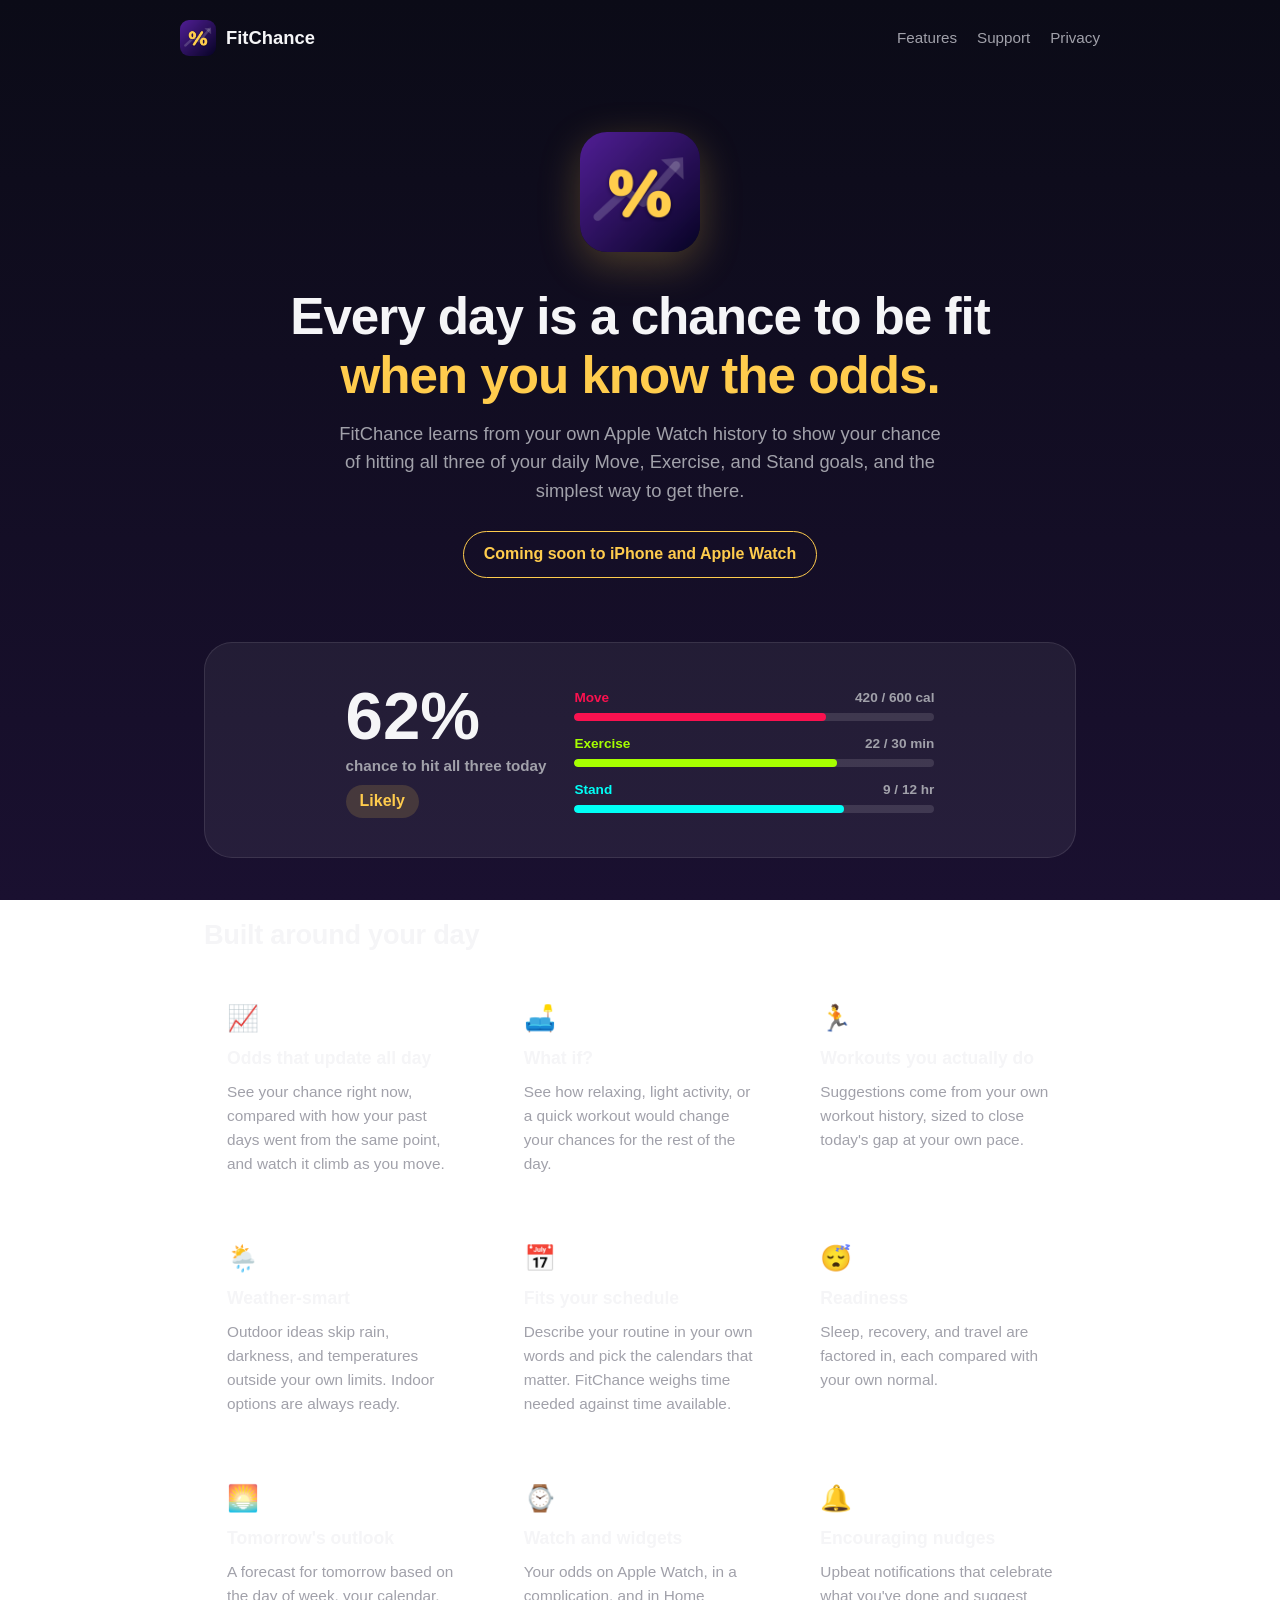
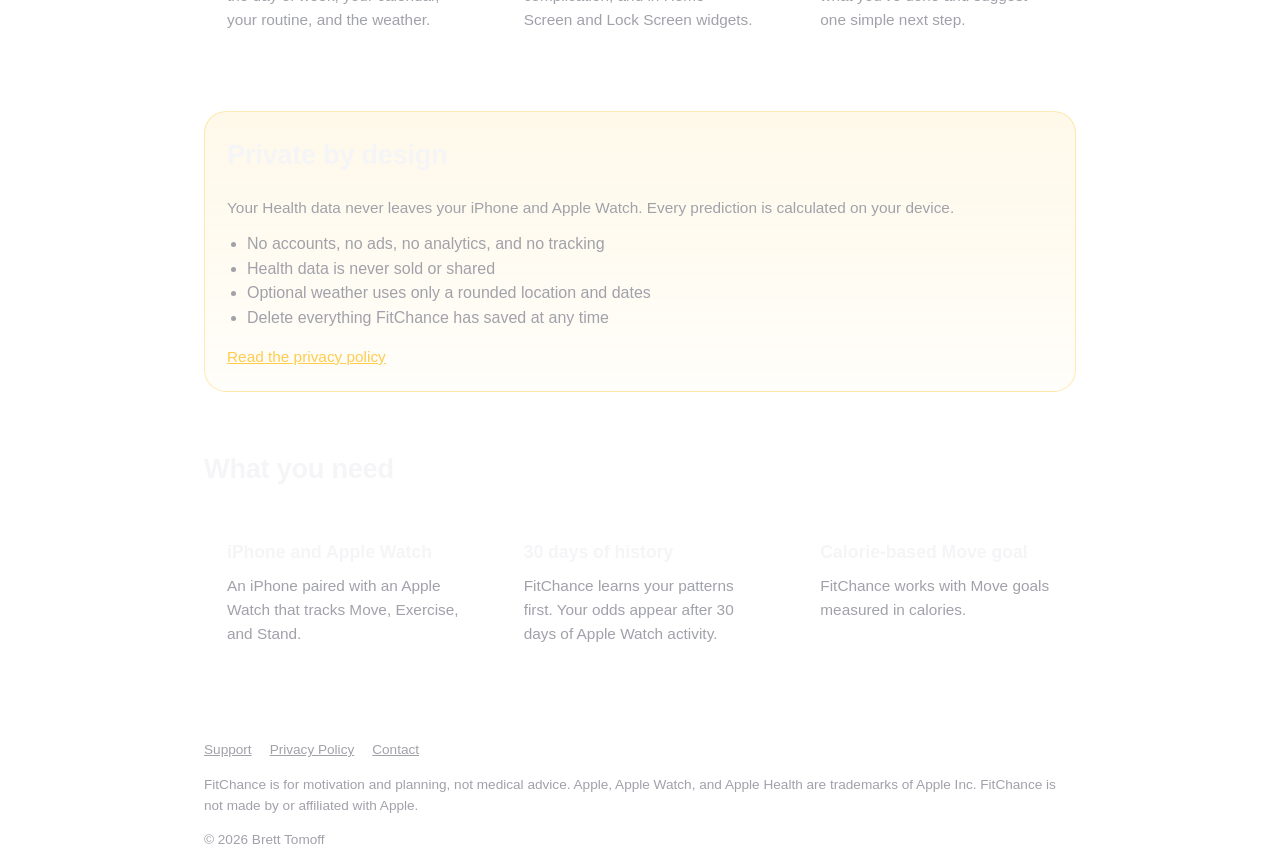
<file: index.html>
<!DOCTYPE html>
<html lang="en">
<head>
<meta charset="utf-8">
<meta name="viewport" content="width=device-width, initial-scale=1">
<link rel="icon" href="icon.png">
<link rel="stylesheet" href="style.css">
<title>FitChance: Every day is a chance to be fit when you know the odds</title>
<meta name="description" content="FitChance learns from your own Apple Watch history to show your chance of closing all three of your Activity goals today, with a plan to get there.">
</head>
<body>
<header class="top wrap">
  <a class="brand" href="index.html"><img src="icon.png" alt="">FitChance</a>
  <nav><a href="index.html#features">Features</a><a href="support.html">Support</a><a href="privacy.html">Privacy</a></nav>
</header>
<main class="wrap">
  <section class="hero">
    <img src="icon.png" alt="FitChance app icon">
    <h1>Every day is a chance to be fit<br><span>when you know the odds.</span></h1>
    <p>FitChance learns from your own Apple Watch history to show your chance of hitting all three of your daily Move, Exercise, and Stand goals, and the simplest way to get there.</p>
    <span class="badge">Coming soon to iPhone and Apple Watch</span>
  </section>

  <section class="demo" aria-label="Example of today's odds">
    <div>
      <div class="odds">62%<small>chance to hit all three today</small></div>
      <span class="verdict">Likely</span>
    </div>
    <div class="bars">
      <div class="bar"><div class="label"><span style="color:var(--move)">Move</span><span>420 / 600 cal</span></div><div class="track"><div class="fill" style="width:70%;background:var(--move)"></div></div></div>
      <div class="bar"><div class="label"><span style="color:var(--exercise)">Exercise</span><span>22 / 30 min</span></div><div class="track"><div class="fill" style="width:73%;background:var(--exercise)"></div></div></div>
      <div class="bar"><div class="label"><span style="color:var(--stand)">Stand</span><span>9 / 12 hr</span></div><div class="track"><div class="fill" style="width:75%;background:var(--stand)"></div></div></div>
    </div>
  </section>

  <section id="features">
    <h2>Built around your day</h2>
    <div class="grid">
      <div class="card"><div class="icon">📈</div><h3>Odds that update all day</h3><p>See your chance right now, compared with how your past days went from the same point, and watch it climb as you move.</p></div>
      <div class="card"><div class="icon">🛋️</div><h3>What if?</h3><p>See how relaxing, light activity, or a quick workout would change your chances for the rest of the day.</p></div>
      <div class="card"><div class="icon">🏃</div><h3>Workouts you actually do</h3><p>Suggestions come from your own workout history, sized to close today's gap at your own pace.</p></div>
      <div class="card"><div class="icon">🌦️</div><h3>Weather-smart</h3><p>Outdoor ideas skip rain, darkness, and temperatures outside your own limits. Indoor options are always ready.</p></div>
      <div class="card"><div class="icon">📅</div><h3>Fits your schedule</h3><p>Describe your routine in your own words and pick the calendars that matter. FitChance weighs time needed against time available.</p></div>
      <div class="card"><div class="icon">😴</div><h3>Readiness</h3><p>Sleep, recovery, and travel are factored in, each compared with your own normal.</p></div>
      <div class="card"><div class="icon">🌅</div><h3>Tomorrow's outlook</h3><p>A forecast for tomorrow based on the day of week, your calendar, your routine, and the weather.</p></div>
      <div class="card"><div class="icon">⌚️</div><h3>Watch and widgets</h3><p>Your odds on Apple Watch, in a complication, and in Home Screen and Lock Screen widgets.</p></div>
      <div class="card"><div class="icon">🔔</div><h3>Encouraging nudges</h3><p>Upbeat notifications that celebrate what you've done and suggest one simple next step.</p></div>
    </div>
  </section>

  <section class="card privacy">
    <h2>Private by design</h2>
    <p>Your Health data never leaves your iPhone and Apple Watch. Every prediction is calculated on your device.</p>
    <ul>
      <li>No accounts, no ads, no analytics, and no tracking</li>
      <li>Health data is never sold or shared</li>
      <li>Optional weather uses only a rounded location and dates</li>
      <li>Delete everything FitChance has saved at any time</li>
    </ul>
    <p style="margin-top:14px"><a href="privacy.html">Read the privacy policy</a></p>
  </section>

  <section style="margin-bottom:56px">
    <h2>What you need</h2>
    <div class="grid">
      <div class="card"><h3>iPhone and Apple Watch</h3><p>An iPhone paired with an Apple Watch that tracks Move, Exercise, and Stand.</p></div>
      <div class="card"><h3>30 days of history</h3><p>FitChance learns your patterns first. Your odds appear after 30 days of Apple Watch activity.</p></div>
      <div class="card"><h3>Calorie-based Move goal</h3><p>FitChance works with Move goals measured in calories.</p></div>
    </div>
  </section>
</main>
<footer class="wrap">
  <p><a href="support.html">Support</a><a href="privacy.html">Privacy Policy</a><a href="mailto:FitChanceAdmin@gmail.com">Contact</a></p>
  <p>FitChance is for motivation and planning, not medical advice. Apple, Apple Watch, and Apple Health are trademarks of Apple Inc. FitChance is not made by or affiliated with Apple.</p>
  <p>&copy; 2026 Brett Tomoff</p>
</footer>
</body>
</html>
</file>
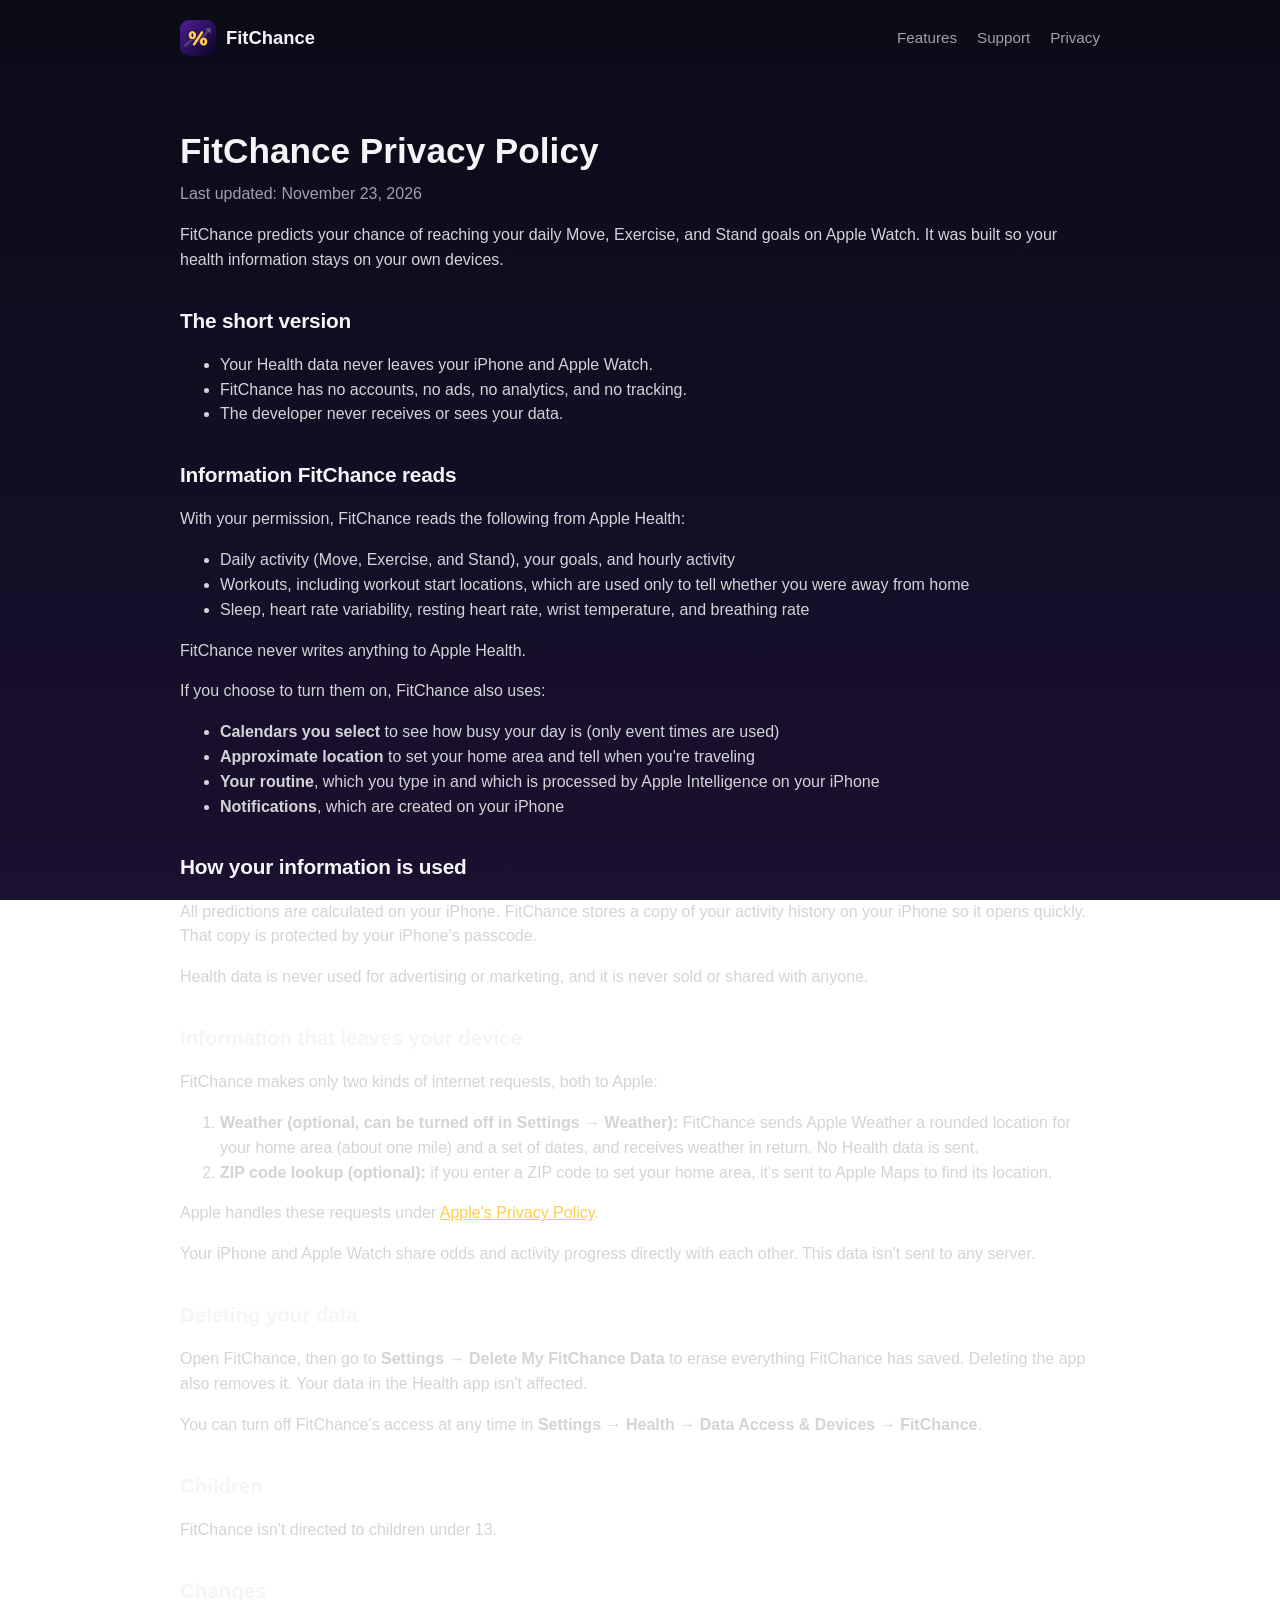
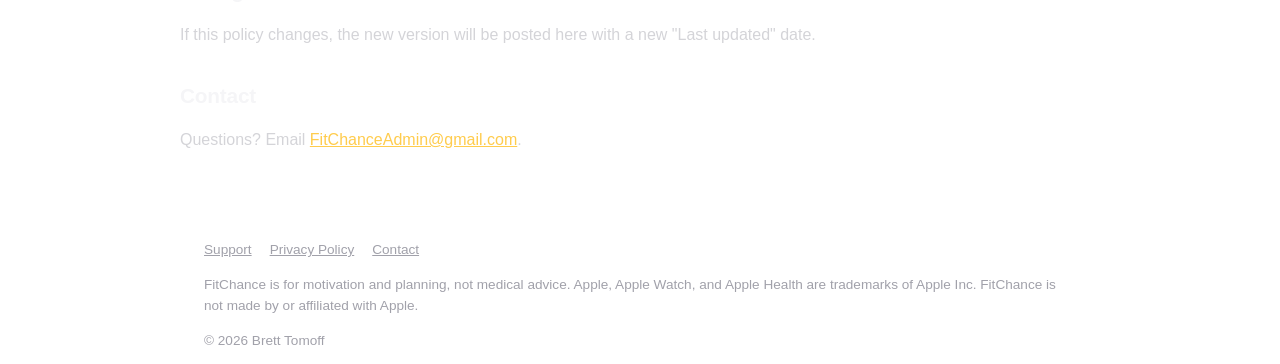
<file: privacy.html>
<!DOCTYPE html>
<html lang="en">
<head>
<meta charset="utf-8">
<meta name="viewport" content="width=device-width, initial-scale=1">
<link rel="icon" href="icon.png">
<link rel="stylesheet" href="style.css">
<title>FitChance Privacy Policy</title>
</head>
<body>
<header class="top wrap">
  <a class="brand" href="index.html"><img src="icon.png" alt="">FitChance</a>
  <nav><a href="index.html#features">Features</a><a href="support.html">Support</a><a href="privacy.html">Privacy</a></nav>
</header>
<main class="wrap doc">
<h1>FitChance Privacy Policy</h1>
<p class="updated">Last updated: November 23, 2026</p>
<p>FitChance predicts your chance of reaching your daily Move, Exercise, and Stand goals on Apple Watch. It was built so your health information stays on your own devices.</p>
<h2>The short version</h2>
<ul>
<li>Your Health data never leaves your iPhone and Apple Watch.</li>
<li>FitChance has no accounts, no ads, no analytics, and no tracking.</li>
<li>The developer never receives or sees your data.</li>
</ul>
<h2>Information FitChance reads</h2>
<p>With your permission, FitChance reads the following from Apple Health:</p>
<ul>
<li>Daily activity (Move, Exercise, and Stand), your goals, and hourly activity</li>
<li>Workouts, including workout start locations, which are used only to tell whether you were away from home</li>
<li>Sleep, heart rate variability, resting heart rate, wrist temperature, and breathing rate</li>
</ul>
<p>FitChance never writes anything to Apple Health.</p>
<p>If you choose to turn them on, FitChance also uses:</p>
<ul>
<li><strong>Calendars you select</strong> to see how busy your day is (only event times are used)</li>
<li><strong>Approximate location</strong> to set your home area and tell when you're traveling</li>
<li><strong>Your routine</strong>, which you type in and which is processed by Apple Intelligence on your iPhone</li>
<li><strong>Notifications</strong>, which are created on your iPhone</li>
</ul>
<h2>How your information is used</h2>
<p>All predictions are calculated on your iPhone. FitChance stores a copy of your activity history on your iPhone so it opens quickly. That copy is protected by your iPhone's passcode.</p>
<p>Health data is never used for advertising or marketing, and it is never sold or shared with anyone.</p>
<h2>Information that leaves your device</h2>
<p>FitChance makes only two kinds of internet requests, both to Apple:</p>
<ol>
<li><strong>Weather (optional, can be turned off in Settings → Weather):</strong> FitChance sends Apple Weather a rounded location for your home area (about one mile) and a set of dates, and receives weather in return. No Health data is sent.</li>
<li><strong>ZIP code lookup (optional):</strong> if you enter a ZIP code to set your home area, it's sent to Apple Maps to find its location.</li>
</ol>
<p>Apple handles these requests under <a href="https://www.apple.com/legal/privacy/">Apple's Privacy Policy</a>.</p>
<p>Your iPhone and Apple Watch share odds and activity progress directly with each other. This data isn't sent to any server.</p>
<h2>Deleting your data</h2>
<p>Open FitChance, then go to <strong>Settings → Delete My FitChance Data</strong> to erase everything FitChance has saved. Deleting the app also removes it. Your data in the Health app isn't affected.</p>
<p>You can turn off FitChance's access at any time in <strong>Settings → Health → Data Access &amp; Devices → FitChance</strong>.</p>
<h2>Children</h2>
<p>FitChance isn't directed to children under 13.</p>
<h2>Changes</h2>
<p>If this policy changes, the new version will be posted here with a new "Last updated" date.</p>
<h2>Contact</h2>
<p>Questions? Email <a href="mailto:FitChanceAdmin@gmail.com">FitChanceAdmin@gmail.com</a>.</p></main>
<footer class="wrap">
  <p><a href="support.html">Support</a><a href="privacy.html">Privacy Policy</a><a href="mailto:FitChanceAdmin@gmail.com">Contact</a></p>
  <p>FitChance is for motivation and planning, not medical advice. Apple, Apple Watch, and Apple Health are trademarks of Apple Inc. FitChance is not made by or affiliated with Apple.</p>
  <p>&copy; 2026 Brett Tomoff</p>
</footer>
</body>
</html>
</file>
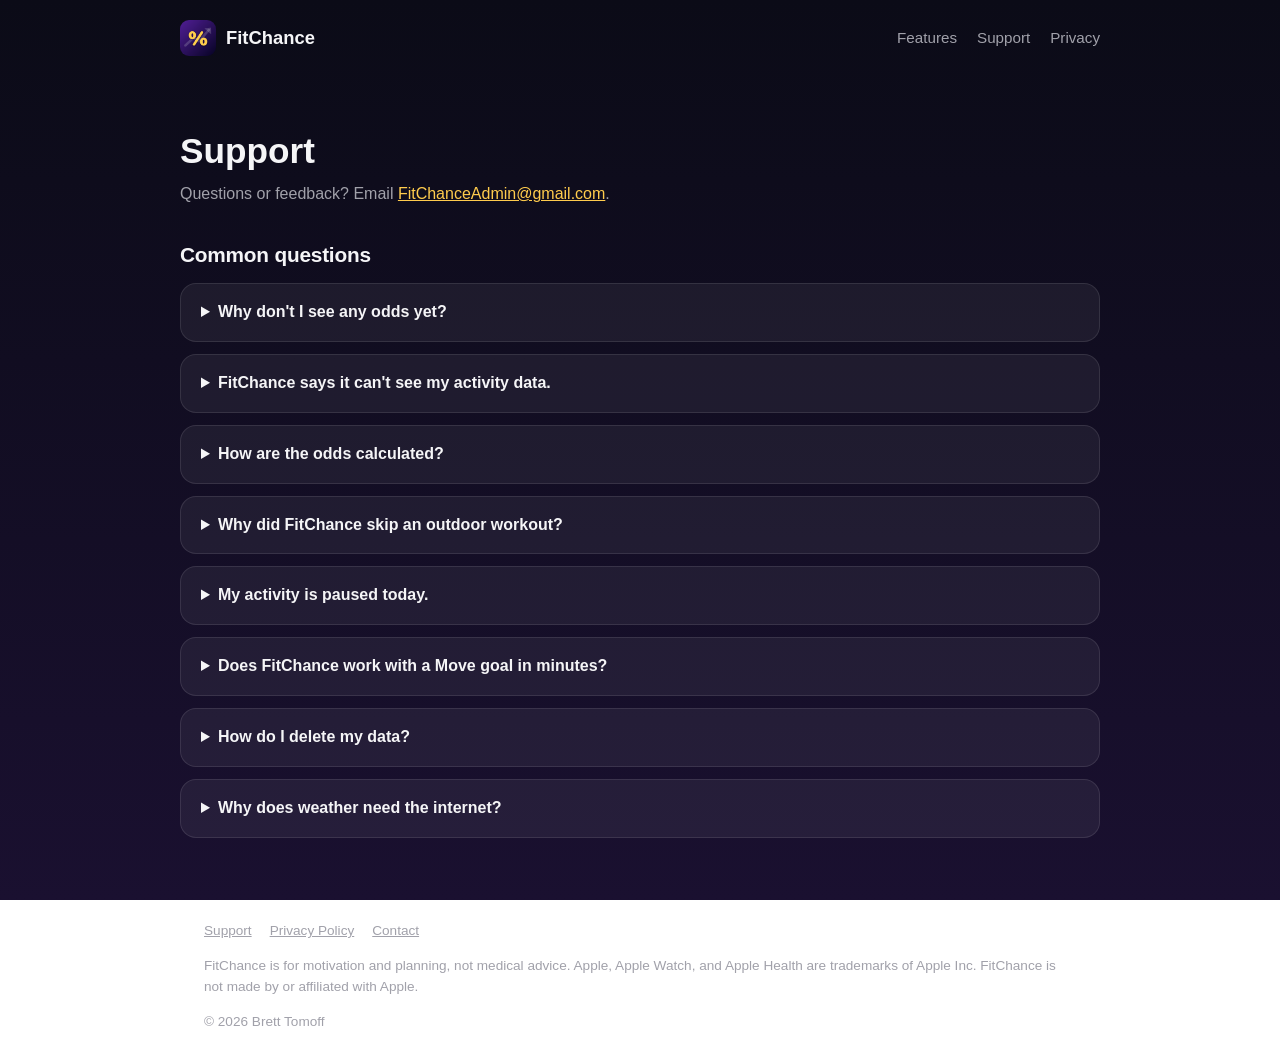
<file: support.html>
<!DOCTYPE html>
<html lang="en">
<head>
<meta charset="utf-8">
<meta name="viewport" content="width=device-width, initial-scale=1">
<link rel="icon" href="icon.png">
<link rel="stylesheet" href="style.css">
<title>FitChance Support</title>
</head>
<body>
<header class="top wrap">
  <a class="brand" href="index.html"><img src="icon.png" alt="">FitChance</a>
  <nav><a href="index.html#features">Features</a><a href="support.html">Support</a><a href="privacy.html">Privacy</a></nav>
</header>
<main class="wrap doc">
  <h1>Support</h1>
  <p class="updated">Questions or feedback? Email <a href="mailto:FitChanceAdmin@gmail.com">FitChanceAdmin@gmail.com</a>.</p>

  <h2>Common questions</h2>
  <details><summary>Why don't I see any odds yet?</summary>
    <p>FitChance needs 30 days of Apple Watch activity to learn your patterns. Until then, the Today screen shows your progress toward those 30 days. Keep wearing your Watch, and your odds will appear automatically.</p></details>
  <details><summary>FitChance says it can't see my activity data.</summary>
    <p>Open the Settings app, then go to Health &rarr; Data Access &amp; Devices &rarr; FitChance and turn on all categories. Then open FitChance and tap Check Again. You'll also need an Apple Watch that tracks your Move, Exercise, and Stand goals.</p></details>
  <details><summary>How are the odds calculated?</summary>
    <p>FitChance compares today with your own past days at the same time of day, along with factors like your pace, workouts so far, day of week, sleep, recovery, schedule, and weather. It learns entirely on your iPhone, and your data never leaves your devices.</p></details>
  <details><summary>Why did FitChance skip an outdoor workout?</summary>
    <p>Outdoor suggestions are left out when rain is expected, after dark (except walks and runs), outside your temperature limits, or when it's not a season you usually do that workout. You can set your temperature limits in Settings &rarr; Weather &rarr; Outdoor workouts.</p></details>
  <details><summary>My activity is paused today.</summary>
    <p>When you pause your activity goals in the Fitness app, FitChance shows a rest-day message instead of odds and leaves paused days out of its predictions.</p></details>
  <details><summary>Does FitChance work with a Move goal in minutes?</summary>
    <p>Not yet. FitChance currently supports Move goals measured in calories.</p></details>
  <details><summary>How do I delete my data?</summary>
    <p>In FitChance, open the Settings menu on the Today screen and choose Delete My FitChance Data. This erases everything FitChance has saved on your iPhone. Your data in the Health app isn't affected.</p></details>
  <details><summary>Why does weather need the internet?</summary>
    <p>Weather comes from Apple Weather. FitChance sends only a rounded location for your home area and a set of dates. No Health data is ever sent. You can turn weather off in Settings &rarr; Weather.</p></details>
</main>
<footer class="wrap">
  <p><a href="support.html">Support</a><a href="privacy.html">Privacy Policy</a><a href="mailto:FitChanceAdmin@gmail.com">Contact</a></p>
  <p>FitChance is for motivation and planning, not medical advice. Apple, Apple Watch, and Apple Health are trademarks of Apple Inc. FitChance is not made by or affiliated with Apple.</p>
  <p>&copy; 2026 Brett Tomoff</p>
</footer>
</body>
</html>
</file>
<file: style.css>
:root {
  --gold: #ffcc4d;
  --move: #fa114f;
  --exercise: #a6ff00;
  --stand: #00fff6;
  --text: #f5f5f7;
  --muted: #a1a1aa;
  --card: rgba(255, 255, 255, 0.06);
  --border: rgba(255, 255, 255, 0.1);
}
* { box-sizing: border-box; }
body {
  margin: 0;
  font-family: -apple-system, BlinkMacSystemFont, "SF Pro Text", "Helvetica Neue", Arial, sans-serif;
  color: var(--text);
  background: linear-gradient(180deg, #0b0b17 0%, #1a1030 100%) fixed;
  line-height: 1.55;
}
a { color: var(--gold); }
.wrap { max-width: 920px; margin: 0 auto; padding: 0 24px; }
header.top { display: flex; align-items: center; justify-content: space-between; padding: 20px 0; }
.brand { display: flex; align-items: center; gap: 10px; color: var(--text); text-decoration: none; font-weight: 700; font-size: 1.15rem; }
.brand img { width: 36px; height: 36px; border-radius: 9px; }
nav a { color: var(--muted); text-decoration: none; margin-left: 20px; font-size: 0.95rem; }
nav a:hover { color: var(--text); }
.hero { text-align: center; padding: 56px 0 40px; }
.hero img { width: 120px; height: 120px; border-radius: 27px; box-shadow: 0 12px 40px rgba(255, 204, 77, 0.25); }
.hero h1 { font-size: clamp(2rem, 5vw, 3.2rem); line-height: 1.15; margin: 28px 0 14px; letter-spacing: -0.02em; }
.hero h1 span { color: var(--gold); }
.hero p { color: var(--muted); font-size: 1.15rem; max-width: 620px; margin: 0 auto; }
.badge { display: inline-block; margin-top: 26px; padding: 10px 20px; border: 1px solid var(--gold); color: var(--gold); border-radius: 999px; font-weight: 600; }
.demo { display: flex; gap: 28px; align-items: center; justify-content: center; flex-wrap: wrap; background: var(--card); border: 1px solid var(--border); border-radius: 28px; padding: 32px; margin: 24px 0 56px; }
.odds { font-size: 4.2rem; font-weight: 800; line-height: 1; }
.odds small { display: block; font-size: 0.95rem; font-weight: 600; color: var(--muted); margin-top: 8px; }
.verdict { display: inline-block; margin-top: 12px; padding: 4px 14px; border-radius: 999px; background: rgba(255, 204, 77, 0.15); color: var(--gold); font-weight: 600; }
.bars { min-width: 260px; flex: 1; max-width: 360px; }
.bar { margin: 12px 0; }
.bar .label { display: flex; justify-content: space-between; font-size: 0.85rem; font-weight: 600; margin-bottom: 5px; }
.bar .label span:last-child { color: var(--muted); }
.track { height: 8px; border-radius: 999px; background: rgba(255, 255, 255, 0.12); overflow: hidden; }
.fill { height: 100%; border-radius: 999px; }
h2 { font-size: 1.7rem; margin: 0 0 20px; letter-spacing: -0.01em; }
.grid { display: grid; grid-template-columns: repeat(auto-fit, minmax(250px, 1fr)); gap: 18px; margin-bottom: 56px; }
.card { background: var(--card); border: 1px solid var(--border); border-radius: 22px; padding: 22px; }
.card h3 { margin: 6px 0 8px; font-size: 1.1rem; }
.card p { margin: 0; color: var(--muted); font-size: 0.96rem; }
.icon { font-size: 1.6rem; }
.privacy { border-color: rgba(255, 204, 77, 0.4); background: linear-gradient(180deg, rgba(255, 204, 77, 0.12), rgba(255, 204, 77, 0.03)); margin-bottom: 56px; }
.privacy ul { margin: 12px 0 0; padding-left: 20px; color: var(--muted); }
.doc { padding: 24px 0 56px; }
.doc h1 { font-size: 2.2rem; margin-bottom: 4px; }
.doc h2 { font-size: 1.3rem; margin: 32px 0 8px; }
.doc p, .doc li { color: #d4d4d8; }
.doc .updated { color: var(--muted); margin-top: 0; }
details { background: var(--card); border: 1px solid var(--border); border-radius: 16px; padding: 16px 20px; margin: 12px 0; }
summary { cursor: pointer; font-weight: 600; }
details p { margin: 10px 0 0; color: #d4d4d8; }
footer { border-top: 1px solid var(--border); padding: 28px 0 40px; color: var(--muted); font-size: 0.85rem; }
footer a { color: var(--muted); margin-right: 18px; }
</file>
